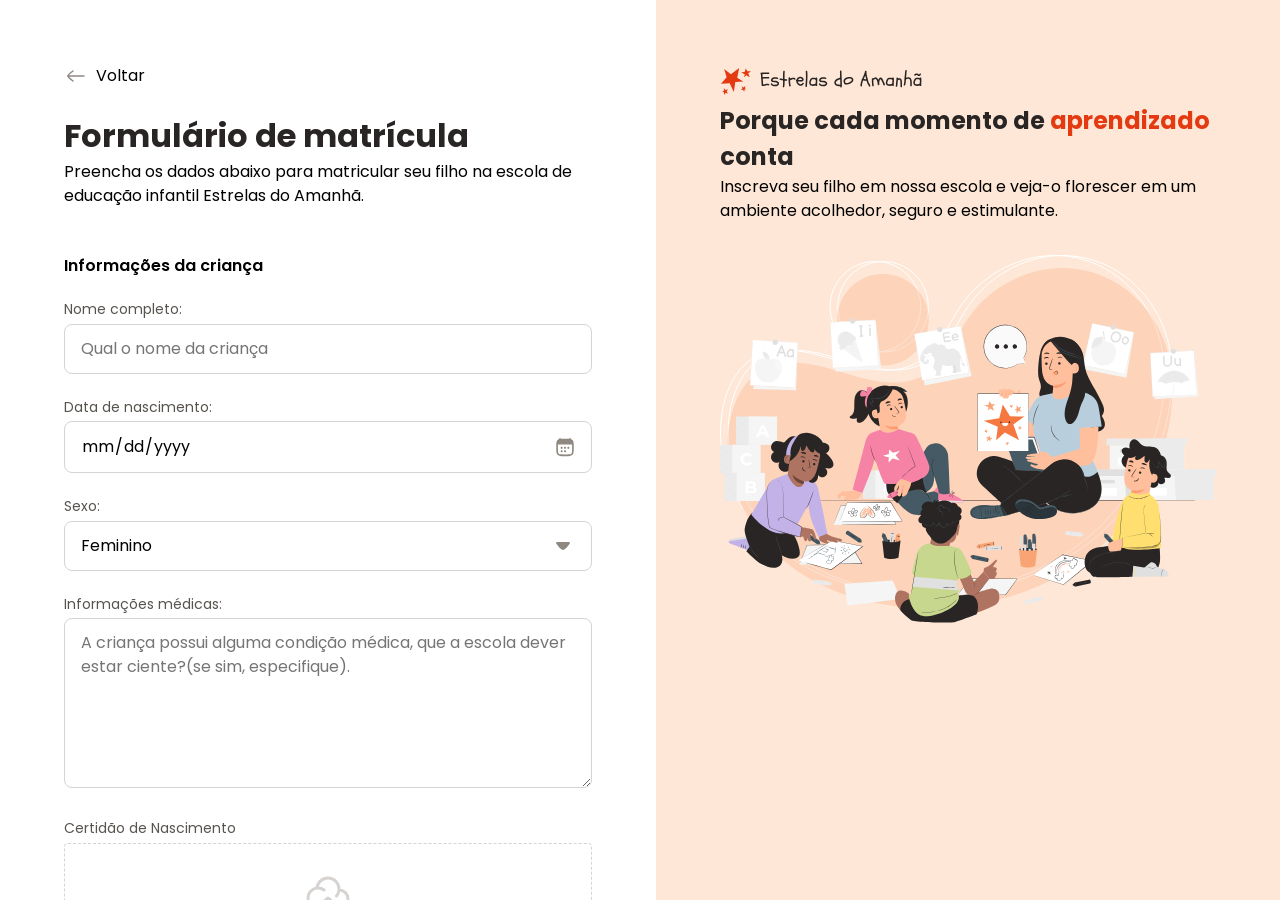
<file: Formulário-de-Matrícula-html-css/index.html>
<!DOCTYPE html>
<html lang="pt-BR">
<head>
    <link rel="preconnect" href="https://fonts.googleapis.com">
    <link rel="preconnect" href="https://fonts.gstatic.com" crossorigin>
    <meta charset="UTF-8">
    <meta name="viewport" content="width=device-width, initial-scale=1.0">
    <title>Estrelas do Amanhã</title>
    <link rel="stylesheet" href="style/index.css">
    <link href="https://fonts.googleapis.com/css2?family=Alice&family=Archivo:ital,wght@0,100..900;1,100
    ..900&family=Poppins:ital,wght@0,100;0,200;0,300;0,400;0,500;0,600;0,700;0,800;0,900;1,100;1,200;1,
    300;1,400;1,500;1,600;1,700;1,800;1,900&display=swap" rel="stylesheet">
</head>
<body>
   <div id="app">

    <main>
        <div class="main-container">
        <div class="back">
            <img src="assets/icons/arrow-left-02.svg" alt="Seta para voltar">
            <span>Voltar</span>
        </div>
            <h1>Formulário de matrícula</h1>
            <p>Preencha os dados abaixo para matricular seu 
                filho na escola de educação infantil Estrelas
                 do Amanhã.</p>

                 <form  method="post" enctype="multipart/form-data">
                    <fieldset class="child-info">
                        <legend>Informações da criança</legend>
                    
                        <div class="input-wrapper">
                            <label for="fullname">Nome completo:</label>

                            <input id="fullname" name="fullnames" typ="texte"
                            placeholder="Qual o nome da criança">

                        </div>

                        <div class="input-wrapper">
                        <label for="birth">Data de nascimento:</label>
                        <input type="date" id="birth" name="birth" lang="pt-BR">
                    </div>
                    
                        <div class="select-wrapper">
                            <label for="gender">Sexo:</label>
                            <select name="gender" id="gender">
                            <option value="female">Feminino</option>
                            <option value="male">Masculino</option>
                            <option value="na">Prefira não responder</option>
                            </select>
                        </div>

                        <div class="textarea-wrapper">
                            <label for="medical-info">Informações médicas:</label>
                            <textarea name="medical-info" id="medical-info"
                            cols="30" rows="6" placeholder="A criança possui alguma condição médica, que a escola dever estar ciente?(se sim, especifique)."
                        ></textarea>
                        </div>

                        <div class="droparea-wrapper">

                            <label for="birth-file">Certidão de Nascimento</label>

                            <div class="dropzone">

                            <input type="file" id="birth-file" name="birth-file">


                            <svg width="48" height="48" viewBox="0 0 48 48" fill="none" xmlns="http://www.w3.org/2000/svg">
                            <path d="M34.9552 18.0221C34.97 18.022 34.985 18.022 35 18.022C39.9706 18.022 44 22.0588 44 27.0386C44 31.6796 40.5 35.5016 36 36M34.9552 18.0221C34.9848 17.6921 35 17.3579 35 17.0202C35 10.9339 30.0752 6 24 6C18.2465 6 13.5247 10.4253 13.0408 16.0638M34.9552 18.0221C34.7506 20.2952 33.8572 22.3692 32.4856 24.033M13.0408 16.0638C7.96796 16.5475 4 20.8278 4 26.0366C4 30.8834 7.43552 34.9264 12 35.8546M13.0408 16.0638C13.3565 16.0337 13.6765 16.0183 14 16.0183C16.2516 16.0183 18.3295 16.7639 20.001 18.022" stroke="#D6D3D1" stroke-width="3" stroke-linecap="round" stroke-linejoin="round"/>
                            <path d="M24 26V42M24 26C22.5996 26 19.9831 29.9886 19 31M24 26C25.4004 26 28.017 29.9886 29 31" stroke="#D6D3D1" stroke-width="3" stroke-linecap="round" stroke-linejoin="round"/>
                            </svg>


                            <p>
                            Clique aqui para <br> selecionar os arquivos
                            </p>
                            </div>
                        </div>

                    </fieldset>

                    <fieldset class="address">
                        <legend>Endereço residencial</legend>

                        <div class="input-wrapper">
                            <label for="cep">Cep:</label>
                            <input type="text" id="cep" name="cep">
                        </div>

                        <div class="flex">
                             <div class="input-wrapper flex-2">
                            <label for="street">Rua:</label>
                            <input type="text" id="street" name="street" value="Rua das flores" disabled>
                        </div>

                             <div class="input-wrapper" flex-1>
                            <label for="number">Número:</label>
                            <input type="number" id="number" name="number">
                        </div>

                        </div>

                         <div class="flex">
                             <div class="input-wrapper flex-2">
                            <label for="city">Cidade:</label>
                            <input type="text" id="city" name="street" value="São Paulo" disabled>
                        </div>

                             <div class="input-wrapper" flex-1>
                            <label for="state">Estado:</label>
                            <input type="text" id="state" name="state" disabled value="SP">
                        </div>

                        </div>
                    </fieldset>

                    <fieldest class="gardian">
                        <legend>Informações do Responável</legend>

                        <div class="input-wrapper">
                            <label for="gardian">Nome do Responável:</label>
                            <input type="text" id="gardian" name="gardian">
                            <small>Principal resposável legal e contato de emergêcia.</small>
                        </div>
                        <br>
                        <div class="input-wrapper">
                            <label for="phone">Telefone:</label>
                            <input type="text" id="phone" name="phone"
                             placeholder="(00) 0 0000 - 0000">
                        </div>
                        <br>
                        <div class="input-wrapper">
                            <label for="mail">Email:</label>
                            <input type="mail" id="mail" name="mail" 
                            required>

                            <div class="error">
                                <img src="assets/icons/alert-circle.svg" alt="Icone de erro para e-mail invalido">
                                <span>Insira um e-mail valido.</span>
                            </div>
                        </div>
                    </fieldest>
                    <br>
                    <Fieldset class="enroll-options">
                        <legend>Opções de matricula</legend>
                        <div class="input-wapper">
                            <label>Selecione o turno de estudo</label>
                            <br>
                        <div class="radio-wrapper">

  <div class="radio-inner">
    <div class="radio-image"></div>
    <input type="radio" name="study-shift" id="morning">
    <img src="assets/icons/sun-cloud-02.svg" alt="Icone para turma da manhã">
    <label for="morning">Manhã</label>
  </div>

  <div class="radio-inner">
    <div class="radio-image"></div>
    <input type="radio" name="study-shift" id="evening">
    <img src="assets/icons/sun-02.svg" alt="Icone para turma da tarde">
    <label for="evening">Tarde</label>
  </div>

</div>
<br>
  <div class="input-wrapper">
    <label for>Em qual esporte você gostaria de inscrever seu filho?</label>
    <br>
    <div class="radio-wrapper">
        <div class="radio-inner">
            <div class="radio-image"></div>
            <input type="radio" name="sport" id="football">
            <img src="assets/icons/football.svg" alt="Icone de fotebol">
            <label for="football">Futebol</label>
        </div>

        <div class="radio-inner">
            <div class="radio-image"></div>
            <input type="radio" name="sport" id="basketball">
            <img src="assets/icons/basketball-02.svg" alt="Icone de basquete">
            <label for="basketball">Basquete</label>
        </div>

         <div class="radio-inner">
            <div class="radio-image"></div>
            <input type="radio" name="sport" id="swimming">
            <img src="assets/icons/swimming.svg" alt="Icone de natação">
            <label for="swimming">Natação</label>
        </div>

        <div class="radio-inner">
            <div class="radio-image"></div>
            <input type="radio" name="sport" id="yoga">
            <img src="assets/icons/yoga-02.svg" alt="Icone de yoga">
            <label for="yoga">Yoga</label>
        </div>

        <div class="radio-inner">
            <div class="radio-image"></div>
            <input type="radio" name="sport" id="volleyball">
            <img src="assets/icons/volleyball.svg" alt="Icone de volêi">
            <label for="volleyball">Icone de volêi</label>
        </div>

        <div class="radio-inner">
            <div class="radio-image"></div>
            <input type="radio" name="sport" id="boxing-glove">
            <img src="assets/icons/boxing-glove-01.svg" alt="Icone de boxe">
            <label for="boxing-glove">Boxe</label>
        </div>
    </div>
  </div>                      
                           
                    </Fieldset>

                    <div class="terms-wrapper input-wrapper checkbox-wrapper">
                      <div class="checkbox-image"></div>
                      <input type="checkbox" name="terms" id="terms">
                      
                      <label for="terms">
                        Declaro que li e concordo com os <strong>Termos e Condições</strong> 
                        e com a <strong> Política de Privacidade </strong> da escola Estrela do Amanhã. 
                      </label>
                    </div>
                 
                    <div class="actions-wrapper">
                        <button class="btn-secondary" type="button">
                            Salvar Respostas
                        </button>

                        <button class="btn-primary" type="submit">Fazer matrícula</button>
                    </div>
                </form>
        </div>
    </main>

    <aside>
    <div class="aside-container">
        <header>
            <img src="assets/logo.svg" alt="Logo">
            <h2>
            Porque cada momento de 
            <span>
            aprendizado 
            </span>
            conta
            </h2>
            <p>
            Inscreva seu filho em nossa escola e veja-o florescer 
            em um ambiente acolhedor, seguro e estimulante.
            </p>
        </header>
        <img src="assets/Illustration.svg" alt="Ilustração">
    </div>
   </aside>
   </div>   
</body>
</html>
</file>
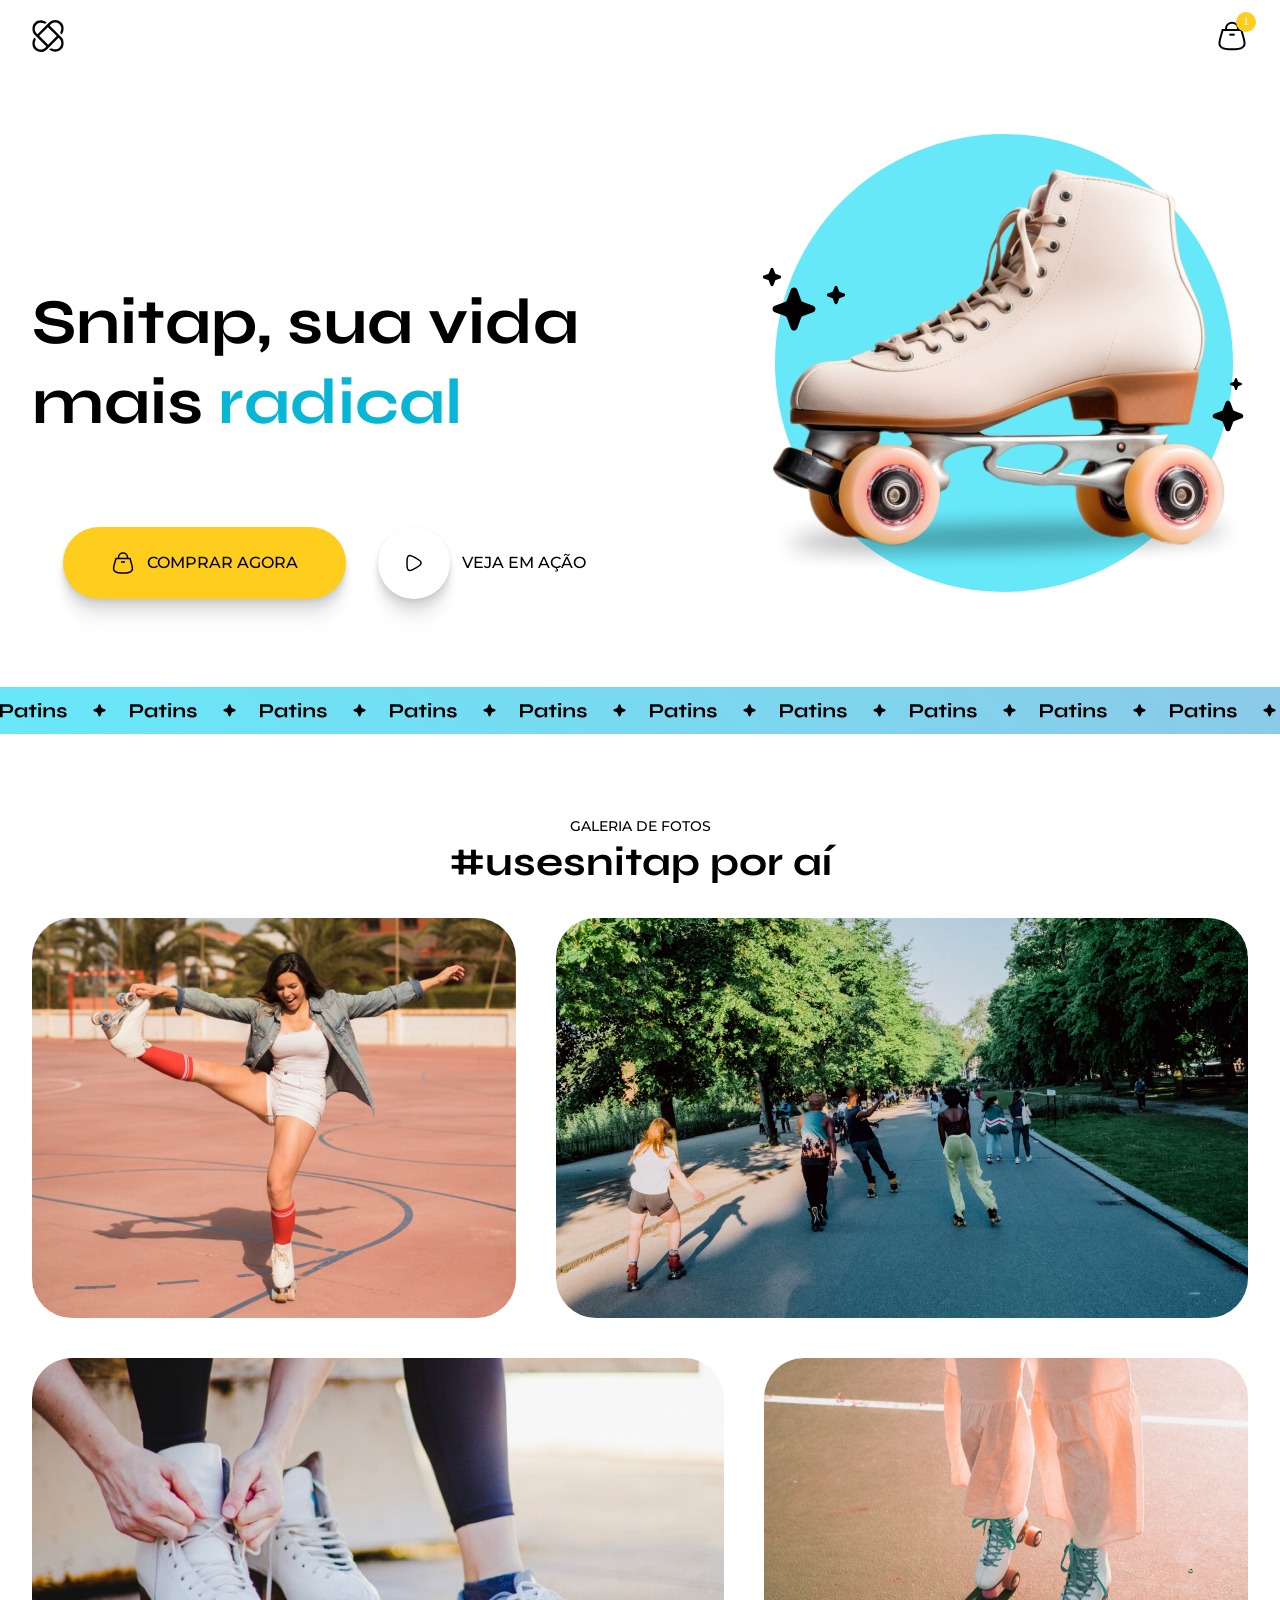
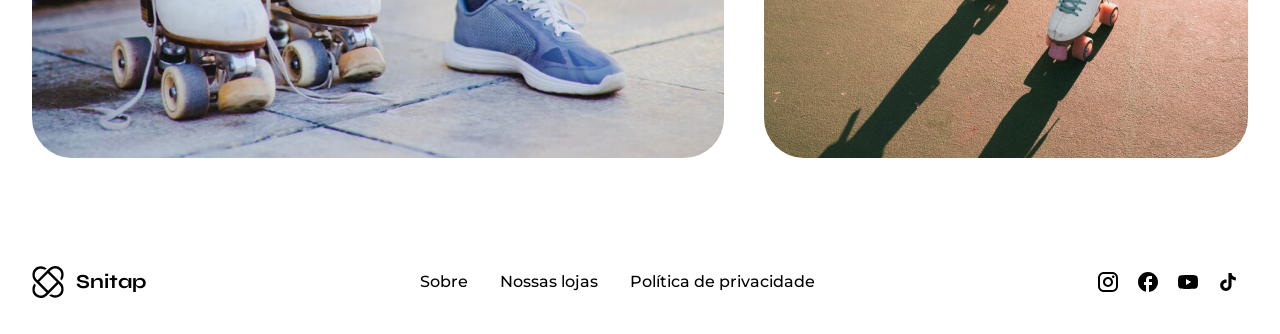
<file: Patins animation/index.html>
<!DOCTYPE html>
<html lang="pt_BR">
<head>
    <link rel="preconnect" href="https://fonts.googleapis.com">
    <link rel="preconnect" href="https://fonts.gstatic.com" crossorigin>

    <meta charset="UTF-8">
    <meta name="viewport" content="width=device-width, initial-scale=1.0">
    <title>Snitap Patins</title>

    <link rel="stylesheet" href="styles/index.css">

    <link href="https://fonts.googleapis.com/css2?family=Montserrat:ital,wght@0,500;1,500&family=Syne:wght@700&display=swap" rel="stylesheet">
</head>
<body>
    <header class="top">
        <a href="#">
            <img src="assets/logo.svg" alt="Snitap Patins">
        </a>
        <a href="#">
            <img src="assets/icons/shopping-bag.svg" alt="">
            <span>1</span>
        </a>
    </header>
    <section class="hero">
        <h1>
            Snitap, sua vida mais
            <div>
                <span>radical</span>
                <span>divertida</span>
                <span>saudável</span>
                <span>radical</span>
            </div>
        </h1>

        <div class="buttons">
            <a href="#" class="button buy shadow">
                <img src="assets/icons/shopping-bag.svg" alt="">
                COMPRAR AGORA
            </a>

            <a href="#" class="button play">
                <span class="shadow">
                    <img src="assets/icons/play.svg" alt="">
                </span>
                VEJA EM AÇÃO
            </a>
        </div>

        <div>
            <div class="content">
                <img src="assets/hero/ellipse.svg" alt="">
                <img src="assets/hero/patins-image.png" alt="">
                <img src="assets/hero/stars-1.svg" alt="">
                <img src="assets/hero/stars-2.svg" alt="">
            </div>
        </div>
    </section>

    <section class="banner">
        <div class="scroller bg-gradient-animate">
            <div class="rolling">
                <img src="assets/banner.svg" alt="">
                <img src="assets/banner.svg" alt="">
                <img src="assets/banner.svg" alt="">
                <img src="assets/banner.svg" alt="">
                <img src="assets/banner.svg" alt="">
                <img src="assets/banner.svg" alt="">
                <img src="assets/banner.svg" alt="">
                <img src="assets/banner.svg" alt="">
                <img src="assets/banner.svg" alt="">
                <img src="assets/banner.svg" alt="">
                <img src="assets/banner.svg" alt="">
                <img src="assets/banner.svg" alt="">
                <img src="assets/banner.svg" alt="">
                <img src="assets/banner.svg" alt="">
                <img src="assets/banner.svg" alt="">
                <img src="assets/banner.svg" alt="">
            </div>
        </div>
    </section>

    <section class="gallery">
        <header>
            <span>GALERIA DE FOTOS</span>
            <h2>#usesnitap por aí</h2>
        </header>

        <div class="content">

            <figure>
                <img src="assets/images/01.png" alt="">
                <figcaption>
                    <img src="assets/images/person.svg" alt="">
                    <span>@Laviniapereira</span>
                </figcaption>
            </figure>

             <figure data-delay>
                <img src="assets/images/02.png" alt="">
                <figcaption>
                    <img src="assets/images/person.svg" alt="">
                    <span>@Laviniapereira</span>
                </figcaption>
            </figure>

             <figure>
                <img src="assets/images/03.png" alt="">
                <figcaption>
                    <img src="assets/images/person.svg" alt="">
                    <span>@Laviniapereira</span>
                </figcaption>
            </figure>

             <figure data-delay>
                <img src="assets/images/04.png" alt="">
                <figcaption>
                    <img src="assets/images/person.svg" alt="">
                    <span>@Laviniapereira</span>
                </figcaption>
            </figure>
        </div>
    </section>

    <footer>
        <div class="logo">
            <img src="assets/logo.svg" alt="">
            Snitap
        </div>
        <nav>
            <a href="#">Sobre</a>
            <a href="#">Nossas lojas</a>
            <a href="#">Política de privacidade</a>
        </nav>

        <div class="social-links">
            <a href="#" title="instagram">
                <img src="assets/icons/instagram.svg" alt="">
            </a>

            <a href="#" title="instagram">
                <img src="assets/icons/facebook.svg" alt="">
            </a>

            <a href="#" title="instagram">
                <img src="assets/icons/youtube.svg" alt="">
            </a>

            <a href="#" title="instagram">
                <img src="assets/icons/tiktok.svg" alt="">
            </a>
        </div>
    </footer>
</body>
</html>
</file>
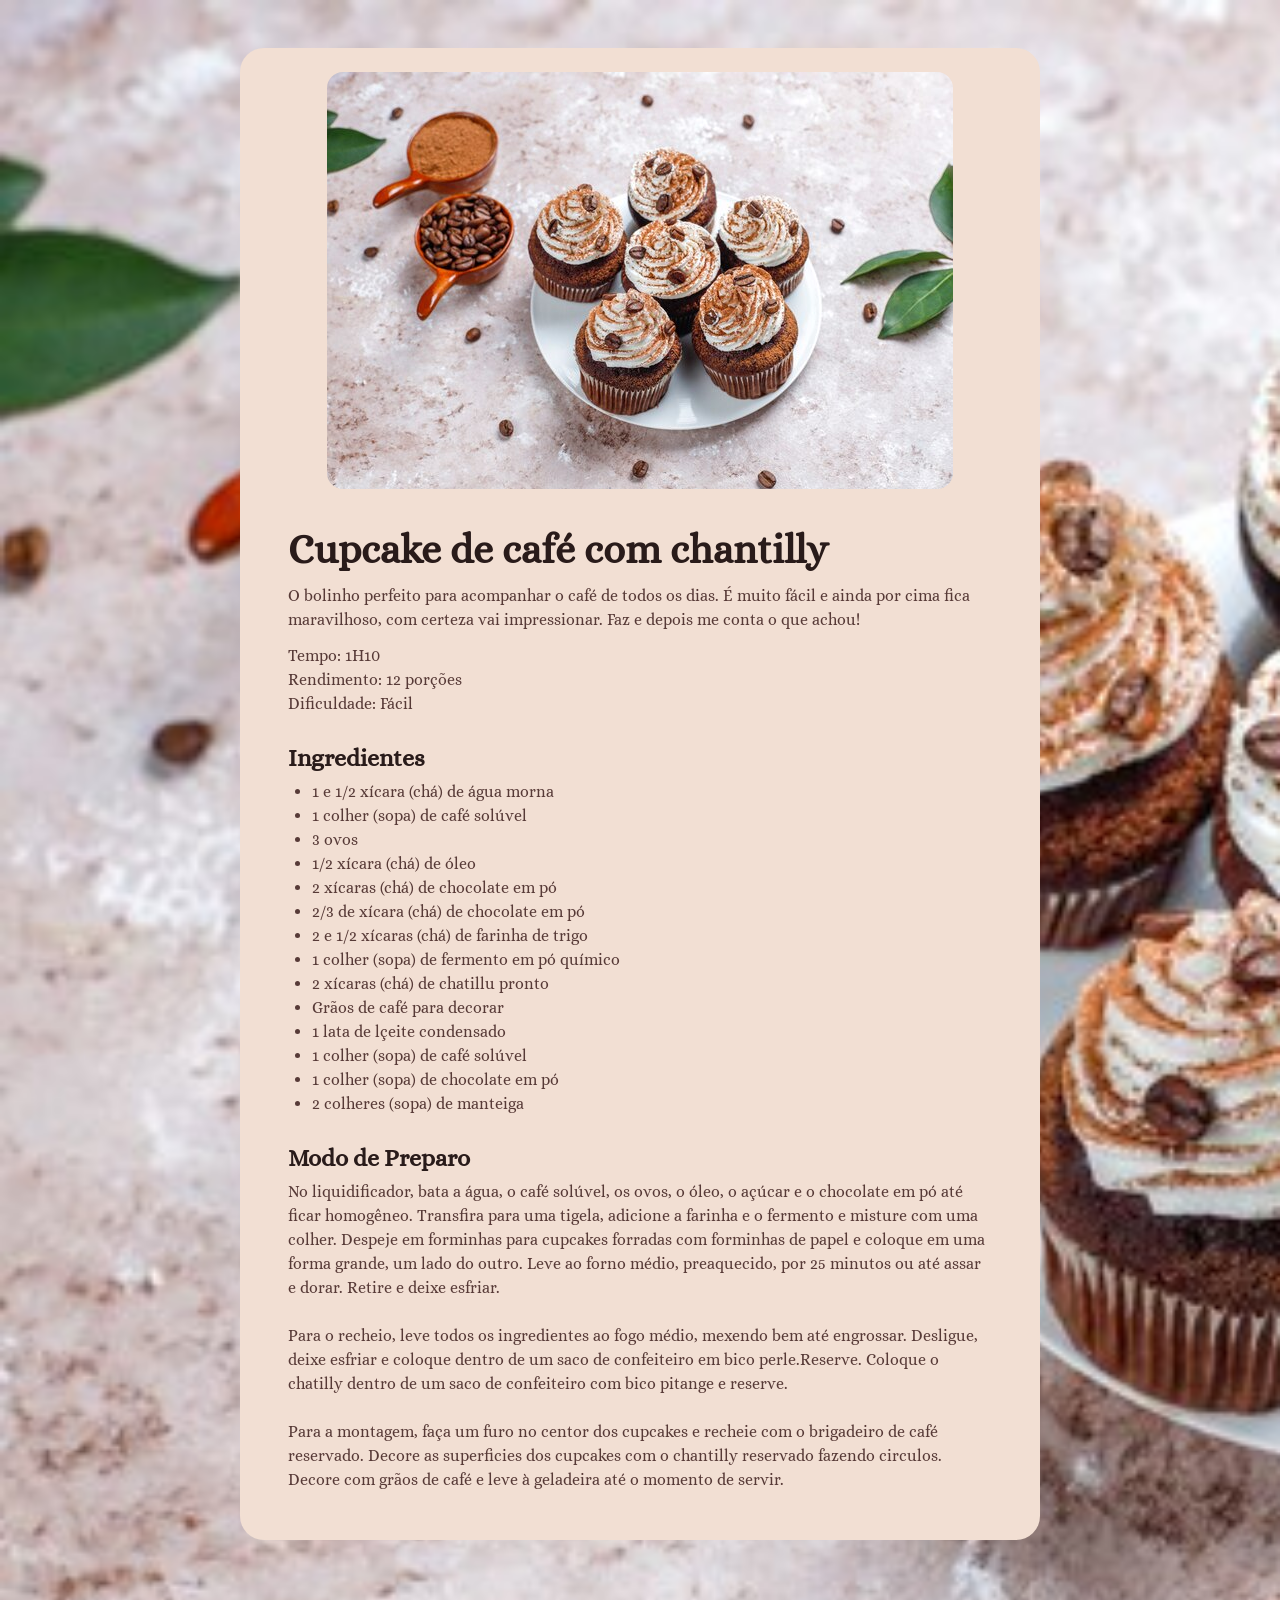
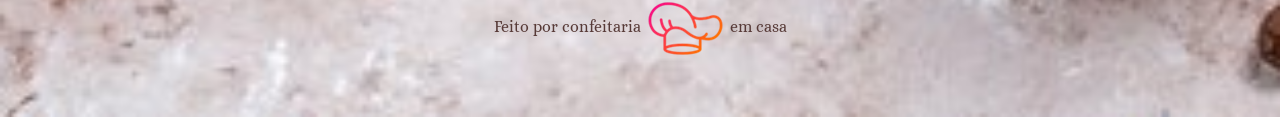
<file: Receitacupcakedecafe/index.html>
<!DOCTYPE html>
<html lang="pt">
<head>

  <link rel="preconnect" href="https://fonts.googleapis.com">
<link rel="preconnect" href="https://fonts.gstatic.com" crossorigin>

  <meta charset="UTF-8">
  <meta name="viewport" content="width=device-width, initial-scale=1.0">
  <title>Página de Receite</title>
  <link rel="stylesheet" href="style.css">

  <link href="https://fonts.googleapis.com/css2?family=Alice&display=swap" rel="stylesheet">

</head>
<body>
 <div id="page">
 <center><img src="Cup.jpeg" alta=""></center>
  <main>
    <section id="about">
      <h1>Cupcake de café com chantilly</h1>
      <p> 
        O bolinho perfeito para acompanhar o café de todos os dias. É 
        muito fácil e ainda por cima fica maravilhoso, com certeza vai
        impressionar. Faz e depois me conta o que achou!
      </p>

      <p>
        Tempo: 1H10 <br>
        Rendimento: 12 porções <br>
        Dificuldade: Fácil
      </p>

    </section>
    <section id="ingrents">
      <h2>Ingredientes</h2>
      <ul>
        <li>1 e 1/2 xícara (chá) de água morna</li>
        <li>1 colher (sopa) de café solúvel </li>
        <li>3 ovos</li>
        <li>1/2 xícara (chá) de óleo</li>
        <li>2 xícaras (chá) de chocolate em pó</li>
        <li>2/3 de xícara (chá) de chocolate em pó</li>
        <li>2 e 1/2 xícaras  (chá) de farinha de trigo</li>
        <li>1 colher (sopa) de fermento em pó químico</li>
        <li>2 xícaras (chá) de chatillu pronto</li>
        <li>Grãos de café para decorar</li>
        <li>1 lata de lçeite condensado</li>
        <li>1 colher (sopa) de café solúvel</li>
        <li>1 colher (sopa) de chocolate em pó</li>
        <li>2 colheres (sopa) de manteiga</li>
      </ul>
    </section>
    <section id="preparation">
      <h2>Modo de Preparo</h2>
      <p>
        No liquidificador, bata a água, o café solúvel, os ovos, o óleo, o açúcar e o chocolate em pó até ficar homogêneo. Transfira para uma tigela, adicione a farinha e o fermento e misture com uma colher. Despeje em forminhas para cupcakes forradas com forminhas de papel e coloque em uma forma grande, um lado do outro. Leve ao forno médio, preaquecido, por 25 minutos ou até assar e dorar. Retire e deixe esfriar.
        <br><br>
        Para o recheio, leve todos os ingredientes ao fogo médio, mexendo bem até engrossar. Desligue, deixe esfriar e coloque dentro de um saco de confeiteiro em bico perle.Reserve. Coloque o chatilly dentro de um saco de confeiteiro com bico pitange e reserve.
        <br><br>
        Para a montagem, faça um furo no centor dos cupcakes e recheie com o brigadeiro de café reservado. Decore as superficies dos cupcakes com o chantilly reservado fazendo circulos. Decore com grãos de café e leve à geladeira até o momento de servir. 
      </p>
    </section>

  </main>
 </div> 
 <footer>
  Feito por confeitaria
  <img src="confeitaria.png" alta="Chapéu de confeiteiro">
   em casa
 </footer>
</body>
</html>
</file>
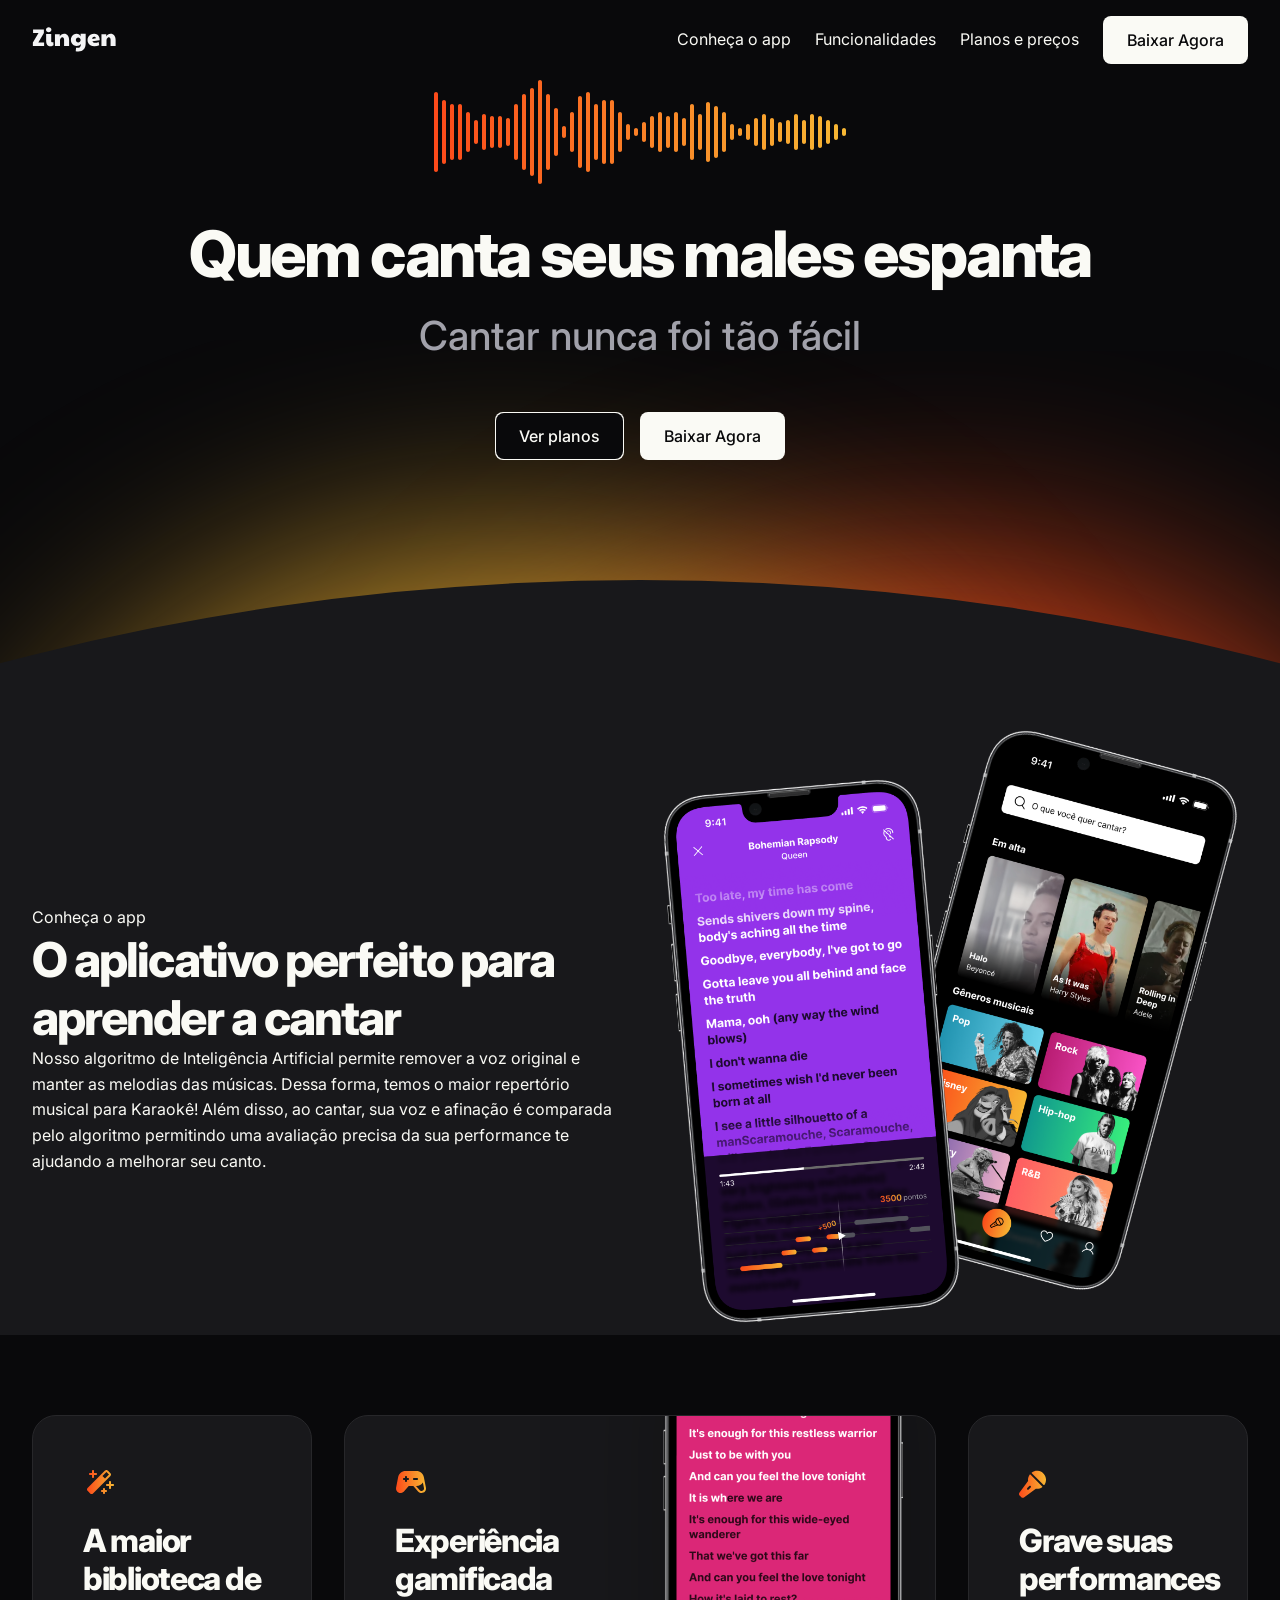
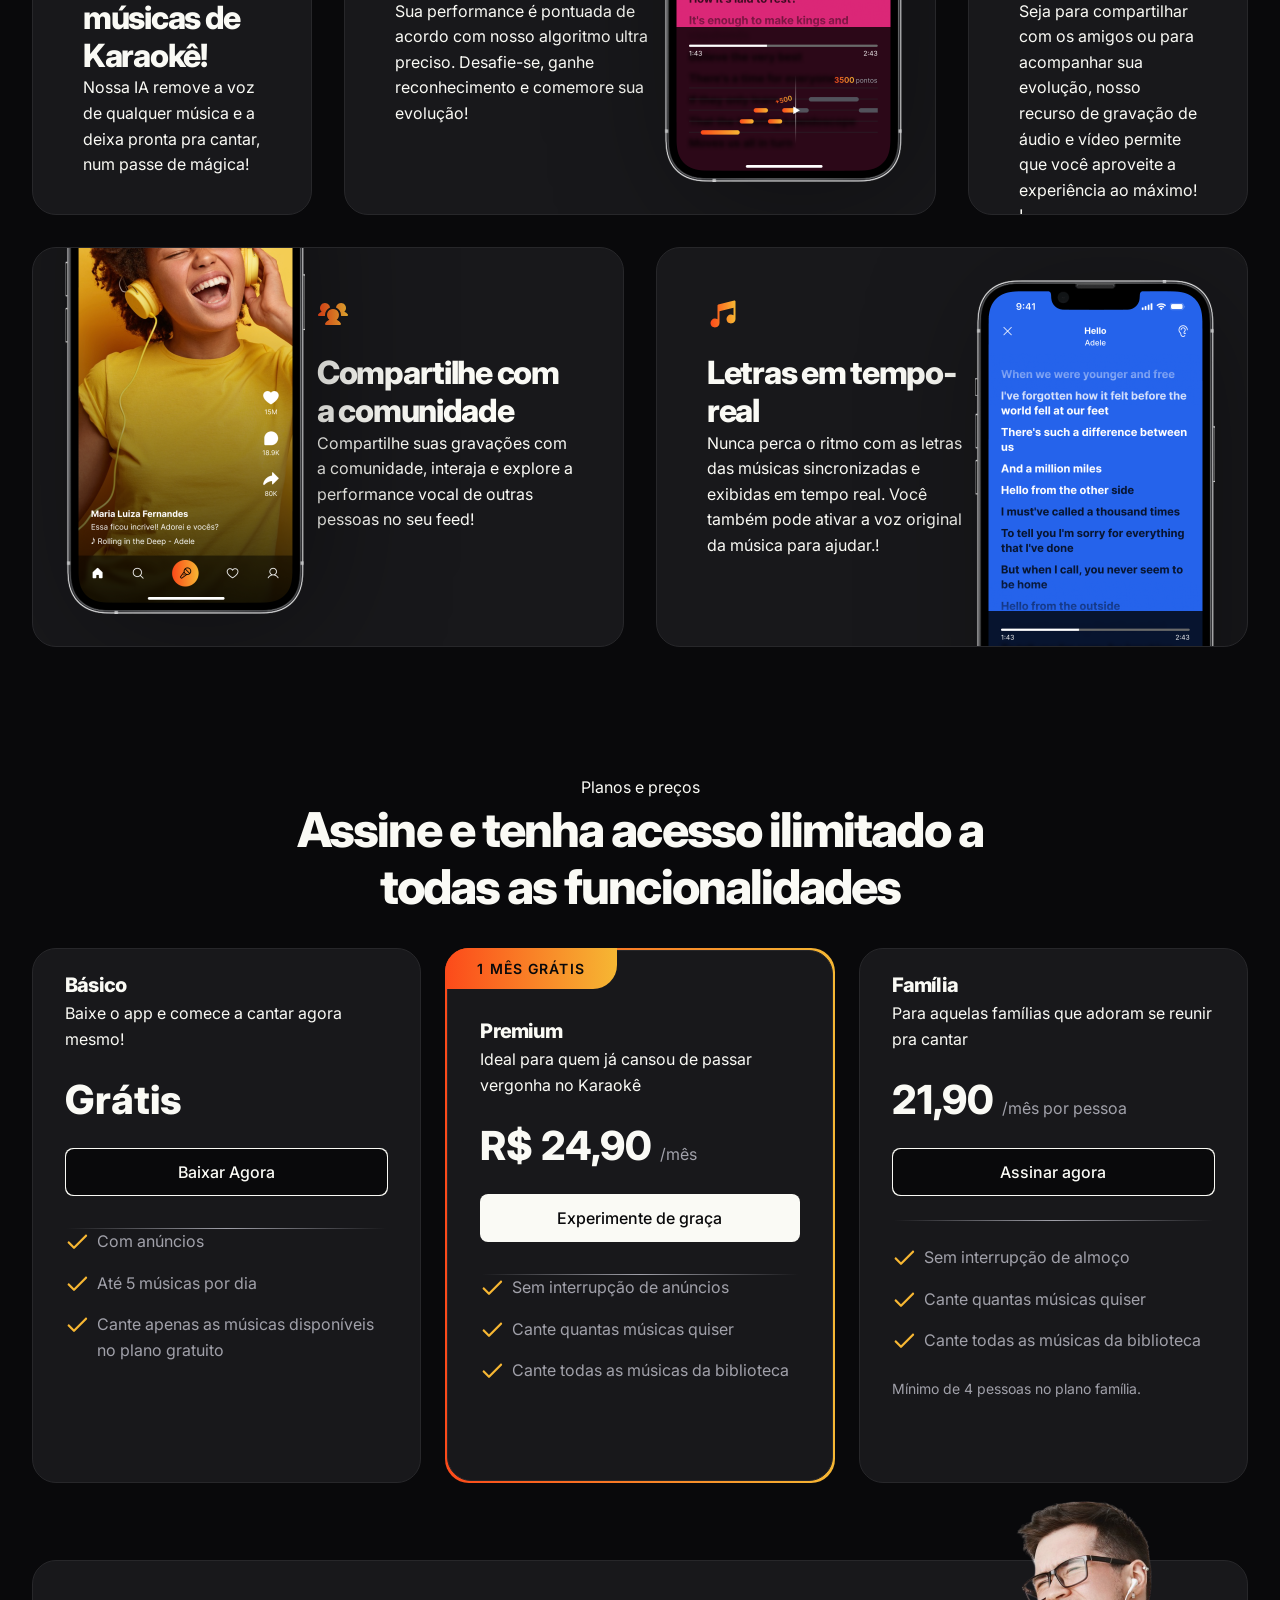
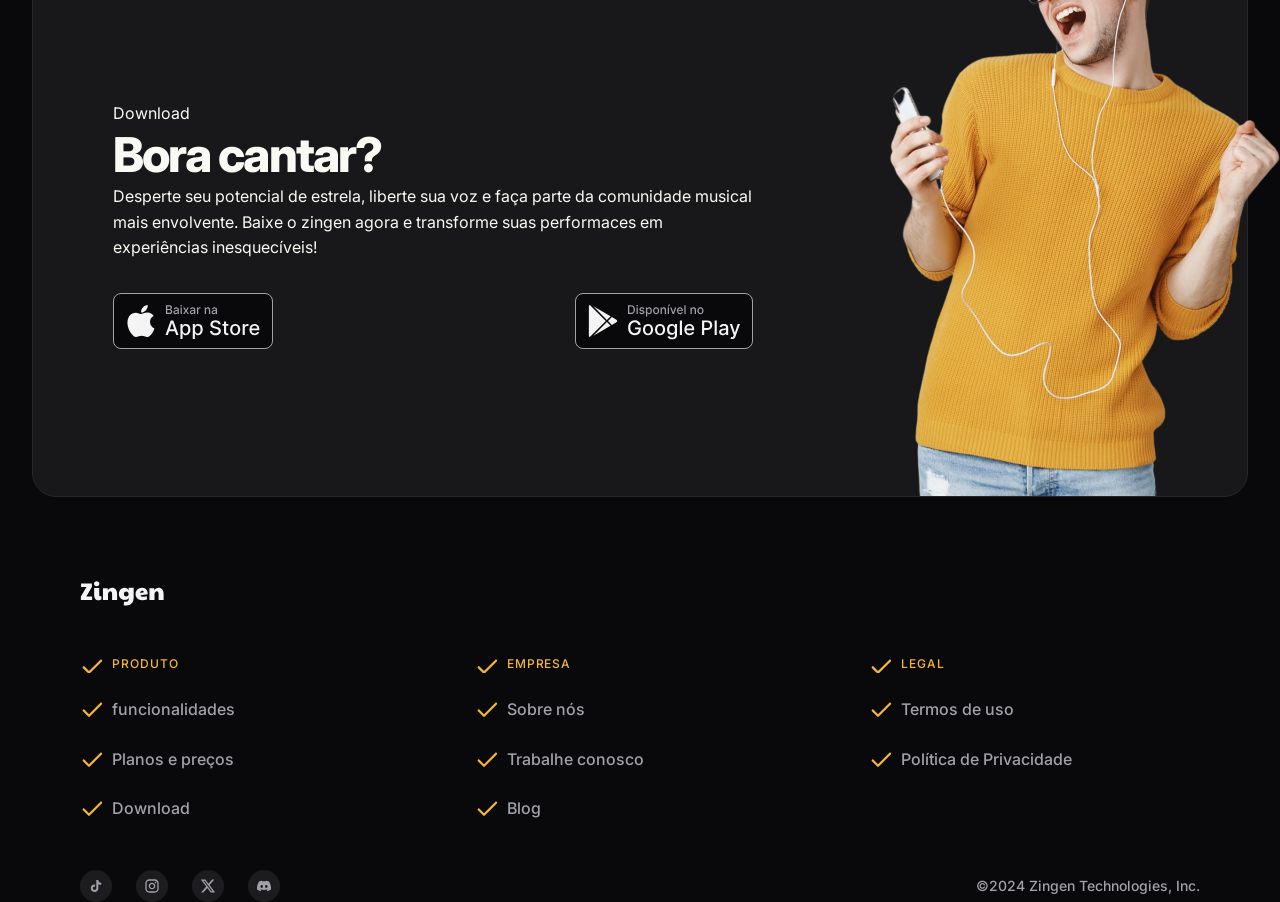
<file: zingen-html-css/index.html>
<!DOCTYPE html>
<html lang="pt-BR">
<head>
    <link rel="preconnect" href="https://fonts.googleapis.com">
    <link rel="preconnect" href="https://fonts.gstatic.com" crossorigin>
    <meta charset="UTF-8">
    <meta name="viewport" content="width=device-width, initial-scale=1.0">
    <title>Zingen - Karaokê</title>

    <link rel="stylesheet" href="style/index.css">
    <link href="https://fonts.googleapis.com/css2?family=Alice&family=Archivo:ital,
    wght@0,100..900;1,100..900&family=Inter:ital,opsz,wght@0,14..32,100..900;1,14..32,100..900&family=Poppins:ital,wght@0,100;0,200;0,300;0,400;0,500;0,600;0,700;0,800;0,900;1,100;1,200;1,300;1,400;1,500;1,600;1,700;1,800;1,900&display=swap" 
    rel="stylesheet">
</head>
<body> 
    <header>
        <div class="container py-base">

            <nav class="flex items-center gap-1.5">
                <a href="#">
                    <img src="assets/logo.svg" alt="Logo Zingen">
                </a>

            <a href="#about" class="desktop-only">Conheça o app</a>
            <a href="#features" class="desktop-only">Funcionalidades</a>
            <a href="#pricing" class="desktop-only">Planos e preços</a>

            <a  href="#download" class="btn btn-sm">Baixar Agora</a>
            </nav>
             </div>
    </header>
    <section id="hero">
                <div class="container py-xl">
                    <img src="assets/music-bars.svg" alt="">
                    <h1>Quem canta seus males espanta</h1>
                    <p>Cantar nunca foi tão fácil</p>

                    <div class="buttons flex items-center gap-1">
                        <a href="#pricing" aria-label="Ver planos" class="btn btn-md"></a>
                        <a href="#download" class="btn btn-md">Baixar Agora</a>
                    </div>
                </div>
            </section>

         <section id="smartphones-img" class="mobile-only">
    <div class="container">
        <img src="assets/App mockups.png" alt="">
    </div>  
</section>

            <section id="about">
                <div class="container even-columns py-xl items-center">
                    <div>
                        <header>
                            <strong>Conheça o app</strong>
                            <h2>O aplicativo perfeito para aprender a cantar</h2>
                            <p>Nosso algoritmo de Inteligência Artificial permite 
                                remover a voz original e manter as melodias das músicas.
                                Dessa forma, temos o maior repertório musical para Karaokê!
                                Além disso, ao cantar, sua voz e afinação é comparada pelo
                                algoritmo permitindo uma avaliação precisa da sua performance
                                te ajudando a melhorar seu canto. </p>
                        </header>
                    </div>
                    <div>
                        
                        <img class="desktop-only" src="assets/App mockups.png" alt="">
                    </div>
                </div>
            </section>

            <section id="features">
                <div class="cards container py-xl grid gap-1.5">
                    <div class="card py-lg py-lg">
                        <img src="assets/icons/MagicWand.svg" alt="">
                        <h3>A maior biblioteca de músicas de Karaokê!</h3>
                        <p>Nossa IA remove a voz de qualquer música e a deixa pronta pra cantar, num passe de mágica!</p>
                    </div>

                    <div class="card py-lg py-lg">
                        <div>
                            <img src="assets/icons/GameController.svg" alt="">
                            <h3>Experiência gamificada</h3>
                            <p>Sua performance é pontuada de acordo com nosso algoritmo ultra preciso. Desafie-se, ganhe 
                            reconhecimento e comemore sua evolução!</p>
                        </div>
                        <img class="desktop-only" src="assets/Tela 2.png" alt="">
                    </div>

                    <div class="card py-lg py-lg">
                        <img src="assets/icons/MicrophoneStage.svg" alt="">
                        <h3>Grave suas performances</h3>
                        <p>Seja para compartilhar com os amigos ou para 
                        acompanhar sua evolução, nosso recurso de gravação
                        de áudio e vídeo permite que você aproveite a experiência
                        ao máximo! !</p>
                    </div>

                    <div class="card py-lg py-lg">
                        <div>
                            <img src="assets/icons/UsersThree.svg" alt="">
                            <h3>Compartilhe com a comunidade</h3>
                            <p>Compartilhe suas gravações com a comunidade, interaja e
                            explore a performance vocal de outras pessoas no seu feed!</p>
                        </div>
                        <img class="desktop-only" src="assets/Tela 1.png" alt="">
                    </div>

                     <div class="card py-lg py-lg">
                        <div>
                            <img src="assets/icons//MusicNotes.svg" alt="">
                            <h3>Letras em tempo-real</h3>
                            <p>Nunca perca o ritmo com as letras das músicas
                            sincronizadas e exibidas em tempo real. Você também 
                            pode ativar a voz original da música para ajudar.!</p>
                        </div>
                        <img class="desktop-only" src="assets/Tela 3.png" alt="">
                    </div>
                </div>
            </section>

            

            <section id="pricing">
                <div class="container py-xl">
                    <header>
                        <strong>Planos e preços</strong>
                        <h2>Assine e tenha acesso ilimitado a todas as funcionalidades</h2>
                    </header>

                    <div class="cards even-columns">
                        <div class="card py-lg px-lg">
                            <h3>Básico</h3>
                            <p>Baixe o app e comece a cantar agora mesmo!</p>
                            <zin-pricing>Grátis</zin-pricing>
                            <a href="#download" class="btn btn-md" aria-label="Baixar Agora"></a>
                            <div class="separator"></div>
                            <ul role="list" class="grid gap-1">
                                <li>Com anúncios</li>
                                <li>Até 5 músicas por dia</li>
                                <li>Cante apenas as músicas disponíveis no plano gratuito</li>
                            </ul>
                        </div>

                        <div class="premium">
                            <div class="card py-lg px-lg">
                                <span>1 mês grátis</span>
                                <h3>Premium</h3>
                                <p>Ideal para quem já cansou de passar vergonha no Karaokê</p>
                                <zin-pricing>R$ 24,90 <small>/mês</small></zin-pricing>
                                <a href="#" class="btn btn-md">Experimente de graça</a>
                                <div class="separator"></div>
                                <ul role="list" class="grid gap-1">
                                    <li>Sem interrupção de anúncios</li>
                                    <li>Cante quantas músicas quiser</li>
                                    <li>Cante todas as músicas da biblioteca</li>
                                </ul>
                            </div>
                        </div>

                        <div class="card py-lg px-lg">
                            <h3>Família</h3>
                            <p>Para aquelas famílias que adoram se reunir pra cantar</p>
                            <zin-pricing>21,90 <small>/mês por pessoa</small></zin-pricing>
                            <a href="#" class="btn btn-md" aria-label="Assinar agora"></a>
                            <div class="separator"></div>
                            <ul role="list" class="grid gap-1">
                                <li>Sem interrupção de almoço</li>
                                <li>Cante quantas músicas quiser</li>
                                <li>Cante todas as músicas da biblioteca</li>
                            </ul>
                            <small>Mínimo de 4 pessoas no plano família.</small>
                        </div>
                    </div>

                </div>
            </section>
            <br><br><br>
            <section id="download">
                <div class="container py-xl">
                    <div class="card px-lg even-columns items-center">
                        <div>
                            <header>
                                <strong>Download</strong>
                                <h2>Bora cantar?</h2>
                                <p>
                                    Desperte seu potencial de estrela, liberte sua voz e faça parte da comunidade musical 
                                    mais envolvente. Baixe o zingen agora e transforme suas performaces em experiências 
                                    inesquecíveis!
                                </p>
                                <div class="buttons flex gap-1">
                                    <a href="#">
                                        <img src="assets/button-appstore.svg" alt="Baixar da App Store">
                                    </a>
                                    <a href="">
                                        <img src="assets/button-playstore.svg" alt="Baixar da Play Store">
                                    </a>
                                </div>
                            </header>
                        </div>
                            <img src="assets/rapaz-ouvindo-musica-com-fones-de-ouvido-e-cantando-no-aplicativo-de-karaoke-removebg 1.png" alt="">
                    </div>
                </div>
            </section>
            <br><br><br>
            <footer>
                <div class="container py-xl grid">
                    <section class="grid top"> 
                    <img src="assets/logo.svg" alt="">

                    <nav class="even-columns">

                        <ul role="list" class="grid gap-1.5">

                                <li class="title">Produto</li>
                                <li>
                                    <a href="#features">funcionalidades</a>
                                </li>
                                <li>
                                    <a href="#pricing">Planos e preços </a>
                                </li>
                                <li>
                                    <a href="#download">Download</a>
                                </li>

                        </ul>
                       <ul role="list" class="grid gap-1.5">
                                <li class="title">Empresa</li>
                            

                            <li>
                                    <a href="#about">Sobre nós</a>
                                </li>
                            <li>
                                    <a href="#">Trabalhe conosco</a>
                                </li>
                            <li>
                                    <a href="#">Blog</a>
                                </li> 
                        </ul>
                         <ul role="list" class="grid gap-1.5">
                                <li class="title">Legal</li>
                            

                            <li>
                                    <a href="#about">Termos de uso</a>
                                </li>
                            <li>
                                    <a href="#">Política de Privacidade</a>
                                </li> 
                            </ul>     
                    </nav>
                    </section>
                    <section class="bottom flex gap-1.5">
                        <div class="flex gap-1.5">
                            <a href="#" class="social" aria-label="tiktok"></a>
                            <a href="#" class="social" aria-label="instagram"></a>
                            <a href="#" class="social" aria-label="twitter"></a>
                            <a href="#" class="social" aria-label="discord"></a>
                        </div>
                        <span class="copy">©2024 Zingen Technologies, Inc.</span>
                    </section>
                </div>
            </footer>
</body>
</html>
</file>
<file: Formulário-de-Matrícula-html-css/style/index.css>
@import url(global.css);
@import url(layout.css);
@import url(forms.css);
</file>
<file: Patins animation/styles/index.css>
@import url('global.css'); 
@import url('header.css'); 
@import url('hero.css'); 
@import url('banner.css');
@import url('gallery.css');
@import url(footer.css);
</file>
<file: Receitacupcakedecafe/style.css>
*{
  margin: 0;
  padding: 0;
}
:root{
  font-family: "Alice", serif;
  line-height: 150%;
  color: #573a37;
}
body{
  background-image: url(Cup.jpeg);
  /*opacity: 0.5;*/
  background-repeat: no-repeat;
  background-size: cover;
}
#page{
  box-sizing: border-box;
  width: 800px;
  padding: 24px;
  background-color: #f2dfd3;
  border-radius: 24px;
  margin: 48px auto ;

} 
img{
   border-radius: 16px; 
}
main{
  padding: 24px;
}
section + section{
  margin-top: 24px;
}
#about p + p {
  margin-top: 12px;
}
h1{
  line-height: 140%;
  font-size: 40px;
  margin-bottom: 4px;
}
h2{
  font-size: 24px;
}
h1, h2 {
  color: #291b1a;
  margin-bottom: 4px;
  line-height: 150%;
}
ul{
  padding-left: 24px;
}
footer{
  color: #573a37;
  text-align: center;
  padding-bottom: 48px;
  
  
}
footer img{
  vertical-align: middle;
}
</file>
<file: zingen-html-css/style/index.css>
@import url("global.css");
@import url("utility.css");
@import url("buttons.css");
@import url("social.css");
@import url("header.css");
@import url("hero.css");
@import url("about.css");
@import url("cards.css");
@import url("feature.css");
@import url("pricing.css");
@import url("download.css");
@import url("footer.css");
</file>
